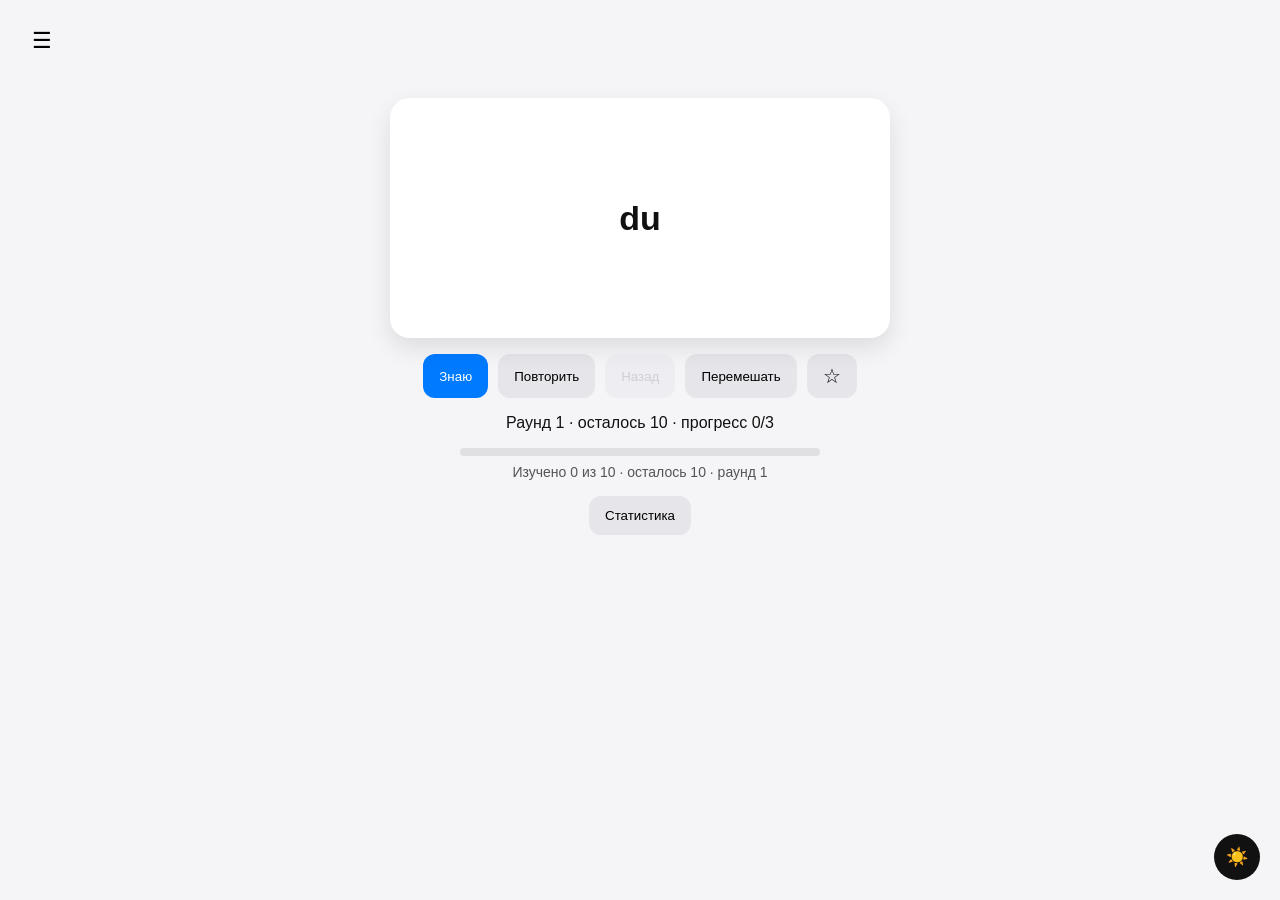
<file: index.html>
<!DOCTYPE html>
<html lang="ru">
<head>
  <meta charset="UTF-8">
  <meta name="viewport" content="width=device-width, initial-scale=1.0">
  <title>Flashcards</title>
  <link rel="stylesheet" href="style.css?v=20261011a">
</head>

<body>

<!-- ===== TOP BAR ===== -->
<header class="topbar">
  <button id="menuBtn" class="menu-btn">☰</button>
</header>

<!-- ===== SIDEBAR ===== -->
<div class="sidebar" id="sidebar">

  <h3>Меню</h3>

  <!-- импорт -->
  <label class="file-upload hidden-menu-item">
    <input type="file" id="fileInput" accept=".json">
    <div class="file-btn">📂 Выбрать файл</div>
    <div id="fileName">Файл не выбран</div>
  </label>

  <!-- уровень -->
  <div class="menu-section hidden-menu-item">
    <label>Уровень</label>
    <select id="levelSelect">
      <option value="A1">A1</option>
      <option value="A2">A2</option>
      <option value="B1">B1</option>
      <option value="B2">B2</option>
      <option value="C1">C1</option>
    </select>
  </div>

  <!-- категория -->
  <div class="menu-section">
    <label>Категория</label>
    <select id="topicSelect"></select>
  </div>

  <!-- режим -->
  <div class="menu-section">
    <label>Режим</label>
    <select id="modeSelect">
      <option value="category">Категория</option>
      <option value="favorites">Избранное</option>
    </select>
  </div>

</div> <!-- ЗАКРЫВАЕМ SIDEBAR -->

<div class="overlay" id="overlay"></div>


<!-- ===== MAIN ===== -->
<main class="container">

  <div class="card" id="card">
    <div class="card-inner" id="cardInner">

      <div class="card-front">
        <span id="word">Выберите категорию</span>
      </div>

      <div class="card-back">
        <span id="translation"></span>
      </div>

    </div>
  </div>

  <div class="buttons">
    <button id="knowBtn" class="primary">Знаю</button>
    <button id="repeatBtn" class="secondary-btn">Повторить</button>
    <button id="undoBtn" class="secondary-btn">Назад</button>
    <button id="shuffleBtn" class="secondary-btn">Перемешать</button>
    <button id="favoriteBtn" class="secondary-btn favorite-btn" aria-label="Добавить в избранное">☆</button>
  </div>

  <p id="stats">0 / 0</p>

  <div class="progress-track" aria-label="Прогресс категории">
    <div id="progressBar" class="progress-bar"></div>
  </div>
  <p id="progressDetails" class="progress-details">Изучено 0 из 0 · осталось 0</p>

  <button id="openStats" class="secondary-btn">Статистика</button>

</main>

<!-- ===== MODAL ===== -->
<div class="modal" id="statsModal">
  <div class="modal-content">
    <h2>Статистика</h2>
    <p id="modalStats"></p>
    <button id="closeStats" class="secondary-btn">Закрыть</button>
  </div>
</div>

<!-- ===== THEME ===== -->
<button id="themeToggle" class="theme-toggle">☀️</button>

<script src="data_verified.js?v=20261011d"></script>
<script src="script.js?v=20261011b"></script>

</body>
</html>
</file>
<file: style.css>
:root {
  --bg: #f5f5f7;
  --text: #111;
  --card: #ffffff;
  --primary: #007aff;
}

body.dark {
  --bg: #1c1c1e;
  --text: #fff;
  --card: #2c2c2e;
}

body {
  margin: 0;
  font-family: -apple-system, BlinkMacSystemFont, "SF Pro Display", "SF Pro Text", "Helvetica Neue", Arial, sans-serif;
  background: var(--bg);
  color: var(--text);
}

/* topbar */
.topbar {
  padding: 16px;
}

.menu-btn {
  font-size: 22px;
  background: none;
  border: none;
  cursor: pointer;
}

/* container */
.container {
  max-width: 500px;
  margin: auto;
  padding: 16px;
  text-align: center;
}

/* card */
.card {
  perspective: 1000px;
}

.card-inner {
  height: 240px;
  position: relative;
  transform-style: preserve-3d;
  transition: transform 0.5s cubic-bezier(.4,.2,.2,1);
}

.card-inner.flipped {
  transform: rotateY(180deg);
}

.card-front,
.card-back {
  position: absolute;
  inset: 0;
  border-radius: 20px;
  background: var(--card);
  font-family: -apple-system, BlinkMacSystemFont, "SF Pro Display", "SF Pro Text", "Helvetica Neue", Arial, sans-serif;
  letter-spacing: 0;
  display: flex;
  align-items: center;
  justify-content: center;
  font-size: 34px;
  box-shadow: 0 10px 25px rgba(0,0,0,0.1);
  backface-visibility: hidden;
  box-sizing: border-box;
  padding: 22px;
  overflow: hidden;
}

.card-back {
  transform: rotateY(180deg);
  font-size: 34px;
  flex-direction: column;
  overflow-y: auto;
}

/* buttons */
.buttons {
  display: flex;
  justify-content: center;
  gap: 10px;
  margin-top: 16px;
  flex-wrap: wrap;
}

button {
  padding: 12px 16px;
  border-radius: 12px;
  border: none;
  cursor: pointer;
  transition: transform 0.15s ease, box-shadow 0.15s ease;
}

button:disabled {
  cursor: default;
  opacity: 0.45;
  transform: none;
}

button:active {
  transform: scale(0.96);
}

.primary {
  background: var(--primary);
  color: white;
}

.secondary-btn {
  background: #E5E5EA;
}

body.dark .secondary-btn {
  background: var(--card);
  color: white;
}

.favorite-btn {
  min-width: 48px;
  font-size: 20px;
  line-height: 1;
}

.favorite-btn.active {
  background: #ffcc00;
  color: #111;
}

.progress-track {
  width: 100%;
  max-width: 360px;
  height: 8px;
  margin: 12px auto 0;
  border-radius: 999px;
  background: rgba(128,128,128,.18);
  overflow: hidden;
}

.progress-bar {
  width: 0;
  height: 100%;
  border-radius: inherit;
  background: var(--primary);
  transition: width 0.25s ease;
}

.progress-details {
  margin: 8px 0 16px;
  font-size: 14px;
  opacity: 0.7;
}

/* sidebar */
.sidebar {
  position: fixed;
  top: 0;
  left: 0;
  width: 280px;
  height: 100%;
  box-sizing: border-box;
  background: var(--card);
  padding: 20px;
  transform: translateX(-100%);
  transition: transform 0.3s ease;
  z-index: 1001;
}

.sidebar.open {
  transform: translateX(0);
}

.overlay {
  position: fixed;
  inset: 0;
  background: rgba(0,0,0,0.25);
  opacity: 0;
  pointer-events: none;
  transition: opacity 0.25s;
  z-index: 1000;
}

.overlay.show {
  opacity: 1;
  pointer-events: auto;
}

/* file upload */
.file-upload input {
  display: none;
}

.hidden-menu-item {
  display: none !important;
}

.file-btn {
  background: var(--card);
  padding: 10px;
  border-radius: 10px;
  margin-top: 10px;
  box-shadow: 0 2px 6px rgba(0,0,0,0.1);
}

#fileName {
  font-size: 13px;
  margin-top: 6px;
  opacity: 0.7;
}

/* modal */
.modal {
  position: fixed;
  inset: 0;
  display: none;
  align-items: center;
  justify-content: center;
  background: rgba(0,0,0,0.3);
  z-index: 1002;
}

.modal.show {
  display: flex;
}

.modal-content {
  background: var(--card);
  padding: 20px;
  border-radius: 16px;
  max-width: 320px;
  width: calc(100% - 40px);
  animation: pop 0.25s ease;
}

/* theme btn */
.theme-toggle {
  position: fixed;
  right: 20px;
  bottom: 20px;
  background: #111;
  color: white;
  padding: 12px;
  border-radius: 50%;
  font-size: 18px;
  z-index: 1003;
}

@keyframes pop {
  from {
    transform: scale(0.9);
    opacity: 0;
  }
  to {
    transform: scale(1);
    opacity: 1;
  }
}

/* ===== iOS MENU STYLE ===== */

.menu-section {
  margin-bottom: 18px;
}

.menu-section label {
  font-size: 13px;
  opacity: 0.6;
  display: block;
  margin-bottom: 6px;
}

.menu-section select {
  width: 100%;
  padding: 10px 12px;
  border-radius: 10px;
  border: none;
  background: var(--bg);
  font-size: 15px;
  box-shadow: inset 0 1px 2px rgba(0,0,0,0.08);
}

body.dark .menu-section select {
  background: #1c1c1e;
  color: white;
}

.translation-main {
  font-size: 34px;
  font-weight: 600;
  text-align: center;
  overflow-wrap: anywhere;
}

.grammar-block {
  margin-top: 14px;
  font-size: 15px;
  line-height: 1.45;
  opacity: 0.72;
  text-align: center;
  overflow-wrap: anywhere;
}

.example-block {
  margin-top: 20px;
  padding-top: 16px;
  border-top: 1px solid rgba(128,128,128,.25);
  max-width: 100%;
  text-align: center;
  overflow-wrap: anywhere;
}

.example-de {
  margin-top: 10px;
  font-size: 18px;
  line-height: 1.4;
  font-weight: 600;
}

.example-ru {
  margin-top: 8px;
  font-size: 15px;
  line-height: 1.4;
  opacity: .75;
}

.front-word {
  font-size: 34px;
  font-weight: 600;
  text-align: center;
}

.front-hint {
  margin-top: 10px;
  font-size: 18px;
  font-weight: 500;
  opacity: 0.62;
  text-align: center;
}

@media (max-width: 520px) {
  .card-inner {
    height: 240px;
  }

  .card-front,
  .card-back {
    padding: 18px;
  }

  .translation-main {
    font-size: 30px;
  }

  .example-block {
    margin-top: 16px;
    padding-top: 12px;
  }

  .example-de {
    font-size: 16px;
  }

  .example-ru {
    font-size: 14px;
  }

  .front-word {
    font-size: 30px;
  }

  .front-hint {
    font-size: 16px;
  }

  .buttons {
    gap: 8px;
  }

  button {
    padding: 11px 13px;
  }

  .progress-track {
    max-width: 300px;
  }

  .progress-details {
    font-size: 13px;
  }
}
</file>
